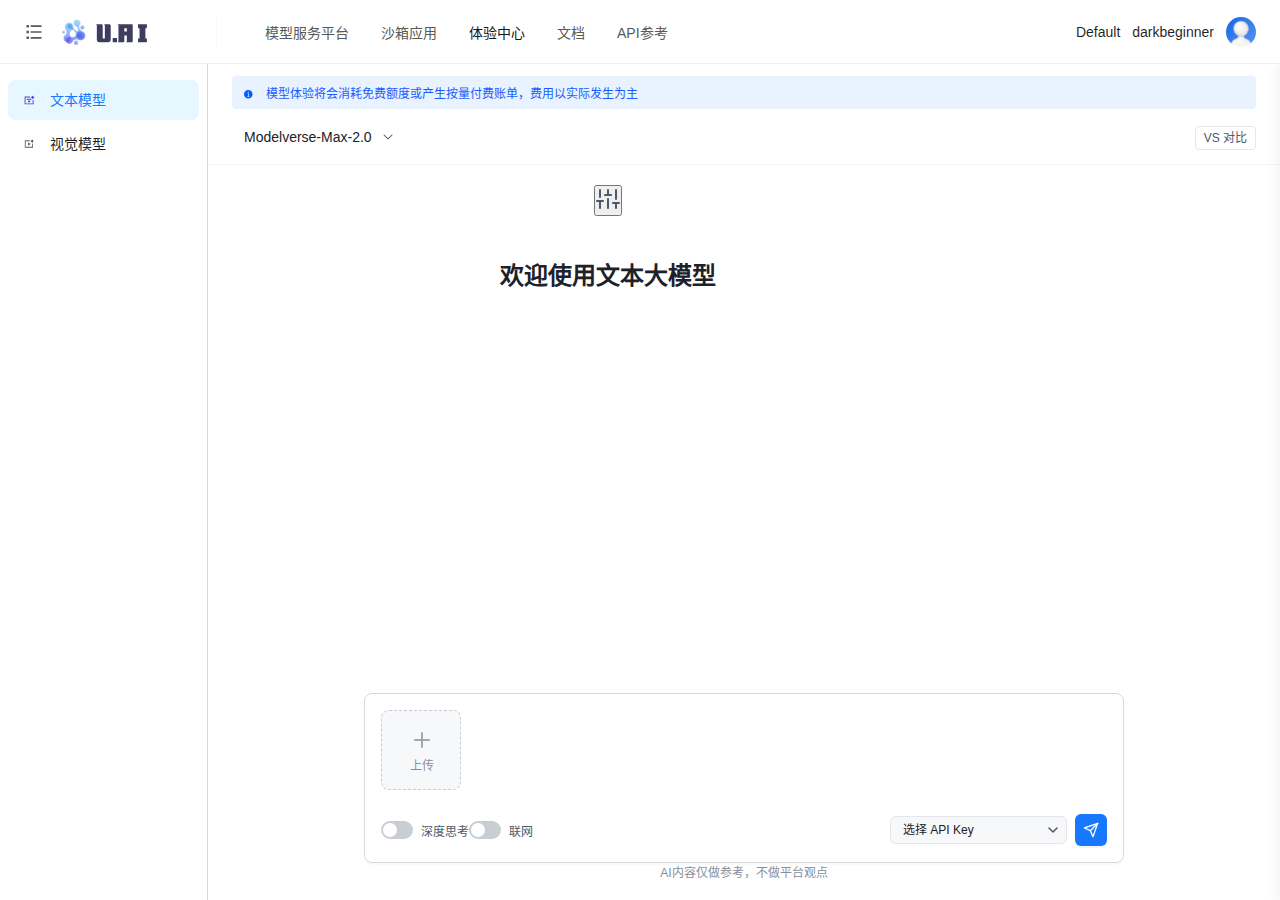
<file: index.html>
<!DOCTYPE html>
<html lang="en">
<head>
    <meta charset="UTF-8">
    <meta http-equiv="refresh" content="0; url=./UX_GUI/index.html">
    <title>Redirecting...</title>
</head>
<body>
    <p>If you are not redirected automatically, follow this <a href="./UX_GUI/index.html">link to the demo</a>.</p>
</body>
</html>
</file>
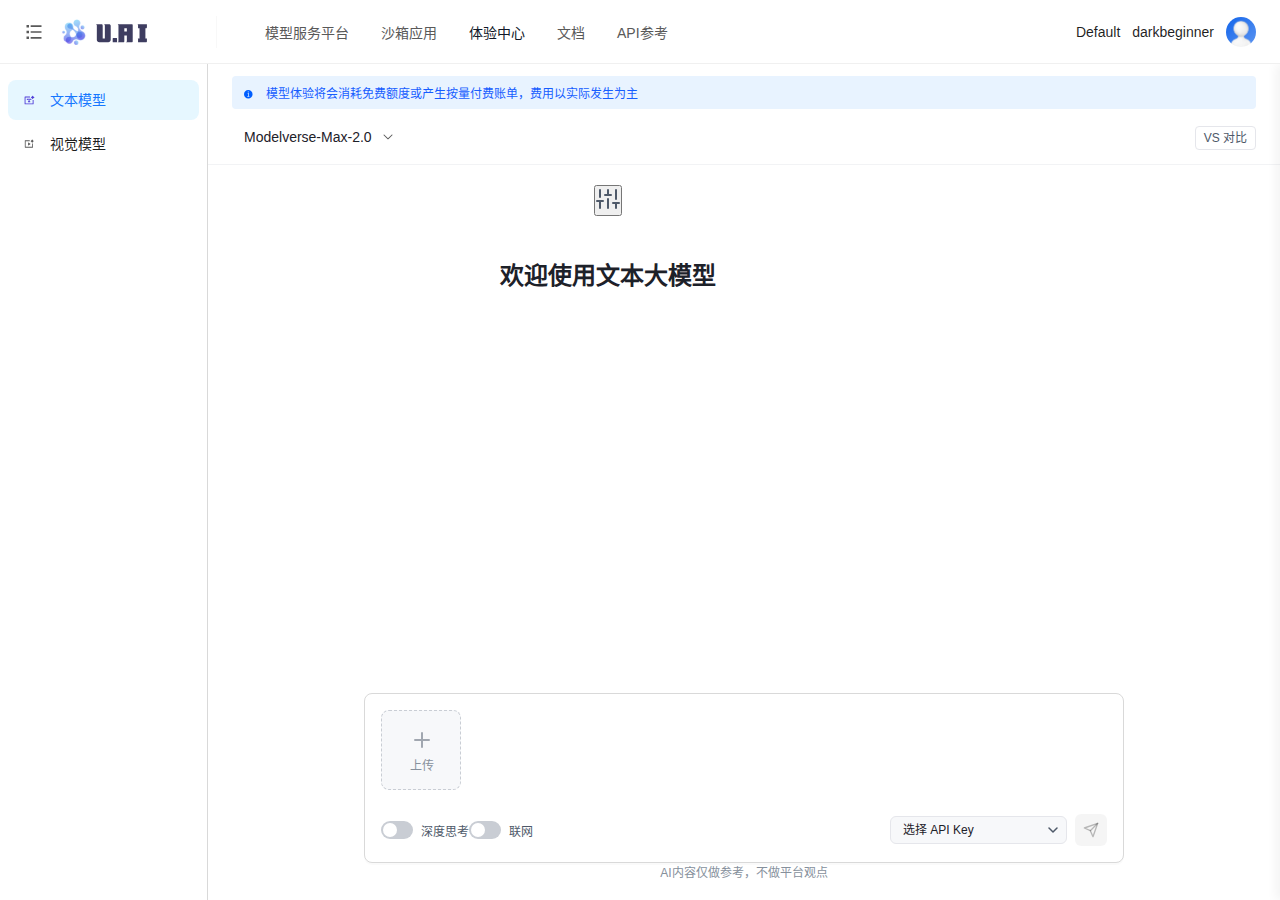
<file: UX_GUI/index.html>
<!DOCTYPE html>
<html lang="zh-CN">
<head>
    <meta charset="UTF-8">
    <meta name="viewport" content="width=device-width, initial-scale=1.0">
    <title>UCloud AI 平台 - 体验中心</title>
    <link rel="stylesheet" href="styles.css">
</head>
<body>
    <!-- Global Navbar -->
    <nav class="global-navbar">
        <div class="nav-left">
            <img src="assets/global-logo.svg" alt="RunC.AI" class="nav-logo">
            <div class="nav-links">
                <a href="#" class="nav-link">模型服务平台</a>
                <a href="#" class="nav-link">沙箱应用</a>
                <a href="#" class="nav-link active">体验中心</a>
                <a href="#" class="nav-link">文档</a>
                <a href="#" class="nav-link">API参考</a>
            </div>
        </div>
        <div class="nav-right">
            <div class="user-profile">
                <span class="user-name">Default</span>
                <span class="user-role">darkbeginner</span>
                <img src="assets/user-avatar.png" alt="Avatar" class="user-avatar">
            </div>
        </div>
    </nav>

    <div class="app-container">
        <!-- Hidden File Input for Uploads -->
        <input type="file" id="hidden-file-input" style="display: none;">

        <!-- Sidebar -->
        <aside class="sidebar">
            <div class="sidebar-menu">
                <div class="menu-item active" data-engine="text">
                    <img src="assets/sidebar-item-1.svg" class="menu-icon">
                    <span>文本模型</span>
                </div>
                <div class="menu-item" data-engine="visual">
                    <img src="assets/sidebar-item-3.svg" class="menu-icon">
                    <span>视觉模型</span>
                </div>
                <!-- 全模态模型 & 模型训练 removed as per request -->

            </div>
        </aside>

        <!-- Main Content Wrapper -->
        <div class="content-wrapper" style="display:flex; flex:1; position:relative; overflow:hidden;">
            
            <main class="main-content">
                <!-- Alerts -->
                <div class="alerts-container">
                    <div class="alert alert-info">
                        <img src="assets/info-icon.svg" class="alert-icon">
                        <span>模型体验将会消耗免费额度或产生按量付费账单，费用以实际发生为主</span>
                    </div>
                </div>

                <!-- Sub Category Radio Group (Centered) -->
                <div class="sub-category-nav" id="sub-category-nav" style="display:none;">
                    <div class="radio-group">
                        <label class="radio-item active">
                            <input type="radio" name="sub-cat" value="understanding" checked>
                            <span>视觉理解</span>
                        </label>
                        <label class="radio-item">
                            <input type="radio" name="sub-cat" value="image-gen">
                            <span>图片生成</span>
                        </label>
                        <label class="radio-item">
                            <input type="radio" name="sub-cat" value="video-gen">
                            <span>视频生成</span>
                        </label>
                    </div>
                </div>

                <!-- Page Header -->
                <header class="page-header">
                    <!-- Model Selector (Dropdown with 3 Levels) -->
                    <div class="model-selector-container">
                        <div class="model-dropdown" id="model-trigger">
                            <span class="current-model-name">Modelverse-Max-2.0</span>
                            <img src="assets/dropdown-arrow.svg" class="dropdown-arrow">
                        </div>
                        <!-- 3-Level Dropdown Menu (Hidden by default) -->
                        <div class="model-menu-popover" id="model-menu">
                            <div class="menu-level level-brand">
                                <div class="menu-option active" data-val="modelverse">Modelverse</div>
                                <div class="menu-option" data-val="qwen">通义千问</div>
                                <div class="menu-option" data-val="llama">Llama</div>
                            </div>
                            <div class="menu-level level-version">
                                <div class="menu-option active" data-val="max">Max</div>
                                <div class="menu-option" data-val="pro">Pro</div>
                                <div class="menu-option" data-val="flash">Flash</div>
                            </div>
                            <div class="menu-level level-endpoint">
                                <div class="menu-option active" data-val="latest">
                                    <span>Latest</span>
                                    <span class="timestamp">2023-10-24</span>
                                </div>
                                <div class="menu-option" data-val="v1">
                                    <span>V1.0</span>
                                    <span class="timestamp">2023-09-01</span>
                                </div>
                            </div>
                        </div>
                    </div>

                    <div class="header-actions">
                     <button id="compare-toggle" class="icon-btn" title="模型对比">
                        <span class="vs-btn">VS 对比</span>
                     </button>
                </div>
                </header>

                <!-- Workspace -->
                <div class="workspace" id="workspace" style="flex-direction: column; padding-top: 0;">
                    <!-- Split Area -->
                    <div class="workspace-split-area" style="display: flex; flex: 1; width: 100%; overflow: hidden;">
                        
                        <!-- Left Pane -->
                        <div class="workspace-center pane" id="workspace-left" style="flex: 1; padding: 20px; overflow-y: auto;">
                             <button class="pane-config-btn" title="参数配置" data-side="left">
               <img src="assets/config-icon.svg" alt="Config">
            </button>


                             <div class="welcome-section" id="welcome-section-left">
                                 <h2 class="welcome-title">欢迎使用文本大模型</h2>
                             </div>
                             
                             <div id="chat-container-left" class="chat-container" style="display:none; width: 100%;"></div>
                             <div id="visual-tools-container"></div>
                        </div>

                        <!-- Right Pane (Hidden by default) -->
                        <div class="workspace-center pane" id="workspace-right" style="display: none; flex: 1; padding: 20px; overflow-y: auto; border-left: 1px solid #E5E6EB;">
                             <button class="pane-config-btn" title="参数配置" data-side="right">
               <img src="assets/config-icon.svg" alt="Config">
            </button>


                             <div class="welcome-section" id="welcome-section-right">
                                 <h2 class="welcome-title">欢迎使用文本大模型</h2>
                             </div>
                             
                             <div id="chat-container-right" class="chat-container" style="display:none; width: 100%;"></div>
                        </div>

                    </div>

                    <!-- Shared Input Area (Fixed Bottom) -->
                    <div class="shared-input-container" style="width: 100%; max-width: 800px; margin: 0 auto; padding: 20px;">
                         <!-- Input Box Container -->
                         <div class="input-box-container">
                            <!-- Preset Tags (NEW) - MOVED ABOVE -->
                            <div id="image-gen-tags" class="preset-tags" style="display: none; padding-bottom: 8px;">
                                <span class="preset-tag">Portrait</span>
                                <span class="preset-tag">Landscape</span>
                                <span class="preset-tag">Cyberpunk</span>
                                <span class="preset-tag">Anime</span>
                            </div>

                             <div class="input-upper-area">


                                 <!-- Visual Upload Zone (For Understanding Mode) - MOVED HERE -->
                                 <div id="visual-upload-zone" class="upload-zone" style="display:none;">
                                     <!-- Default State (Square) -->
                                     <div class="upload-content default-state">
                                         <img src="assets/upload-placeholder-icon.svg" style="width:24px; opacity:0.5;">
                                         <span class="upload-hint">上传</span>
                                     </div>
                                     <!-- Hover/Active State (Expanded) -->
                                    <div class="upload-hover-menu">
                                        <button class="upload-option-btn" data-type="image">
                                            <img src="assets/icon-image.svg" class="option-icon">
                                            <span>上传图片</span>
                                        </button>
                                        <button class="upload-option-btn" data-type="video">
                                            <img src="assets/icon-video.svg" class="option-icon">
                                            <span>上传视频</span>
                                        </button>
                                    </div>
                                 </div>

                                 <!-- Video Generation Upload Group (Start/End Frames) -->
                                 <div id="video-upload-group" class="video-upload-group" style="display:none;">
                                     <!-- Start Frame -->
                                     <div class="upload-zone single-mode video-frame-zone" data-frame-type="start">
                                         <div class="upload-content default-state">
                                             <img src="assets/upload-icon.svg" style="width:24px; opacity:0.5;">
                                             <span class="upload-hint">首帧</span>
                                         </div>
                                     </div>
                                     <!-- End Frame -->
                                     <div class="upload-zone single-mode video-frame-zone" data-frame-type="end">
                                         <div class="upload-content default-state">
                                             <img src="assets/upload-icon.svg" style="width:24px; opacity:0.5;">
                                             <span class="upload-hint">尾帧</span>
                                         </div>
                                     </div>
                                 </div>
    
                                <div class="input-text-wrapper">
                                    <div class="input-content" contenteditable="true">
                                        <span class="placeholder-text" contenteditable="false">在这里输入内容，探索无限可能。</span>
                                    </div>
                                </div>
                             </div>
                            
                            <!-- Input Footer -->
                            <div class="input-footer">
                                <div class="input-tools-left">
                                    
                                    <!-- Advanced Switches (Text Model Only) -->
                                    <div class="tools-group" id="tools-text">
                                        <label class="switch-control">
                                            <input type="checkbox" class="switch-input" id="deep-think-switch">
                                            <span class="switch-slider"></span>
                                            <span class="switch-label-text">深度思考</span>
                                        </label>
                                        <label class="switch-control">
                                            <input type="checkbox" class="switch-input" id="web-search-switch">
                                            <span class="switch-slider"></span>
                                            <span class="switch-label-text">联网</span>
                                        </label>
                                    </div>

                                    <!-- Visual Understanding Tools (New) -->
                                    <div class="tools-group" id="tools-visual-understanding" style="display:none;">
                                        <label class="switch-control">
                                            <input type="checkbox" class="switch-input">
                                            <span class="switch-slider"></span>
                                            <span class="switch-label-text">深度思考</span>
                                        </label>
                                        <label class="switch-control">
                                            <input type="checkbox" class="switch-input">
                                            <span class="switch-slider"></span>
                                            <span class="switch-label-text">联网</span>
                                        </label>
                                    </div>

                                    <!-- Image Generation Tools -->
                                    <div class="tools-group" id="tools-image" style="display:none; gap: 8px;">
                                        <div class="mini-select-wrapper">
                                            <select class="mini-select" data-type="ratio">
                                                <option value="1:1" selected>1:1</option>
                                                <option value="16:9">16:9</option>
                                                <option value="9:16">9:16</option>
                                                <option value="4:3">4:3</option>
                                            </select>
                                        </div>
                                        <div class="mini-select-wrapper">
                                            <select class="mini-select" data-type="count">
                                                <option value="1" selected>1张</option>
                                                <option value="2">2张</option>
                                                <option value="4">4张</option>
                                            </select>
                                        </div>

                                    </div>

                                    <!-- Video Generation Tools -->
                                    <div class="tools-group" id="tools-video" style="display:none; gap: 8px;">
                                        <label class="switch-control">
                                            <input type="checkbox" class="switch-input" id="smart-rewrite-switch">
                                            <span class="switch-slider"></span>
                                            <span class="switch-label-text">Prompt智能改写</span>
                                        </label>
                                        <div class="tool-divider"></div>
                                        <div class="mini-select-wrapper">
                                            <select class="mini-select" data-type="duration">
                                                <option value="4s" selected>4s</option>
                                                <option value="8s">8s</option>
                                            </select>
                                        </div>
                                        <div class="mini-select-wrapper">
                                            <select class="mini-select" data-type="resolution">
                                                <option value="720p" selected>720p</option>
                                                <option value="1080p">1080p</option>
                                            </select>
                                        </div>
                                    </div>
                                </div>
                                
                                <div class="input-actions-right">
                                    <!-- API Key Select -->
                                    <div class="api-key-selector">
                                        <select id="api-key-select">
                                            <option value="" disabled selected>选择 API Key</option>
                                            <option value="key_1">My-Project-Key (sk-...8s9)</option>
                                            <option value="new">+ 申请新 Key</option>
                                        </select>
                                    </div>

                                    <button class="input-tools-right" id="send-btn" aria-label="Send">
                                        <svg width="16" height="16" viewBox="0 0 24 24" fill="none" xmlns="http://www.w3.org/2000/svg">
                                            <path d="M22 2L11 13" stroke="currentColor" stroke-width="2" stroke-linecap="round" stroke-linejoin="round"/>
                                            <path d="M22 2L15 22L11 13L2 9L22 2Z" stroke="currentColor" stroke-width="2" stroke-linecap="round" stroke-linejoin="round"/>
                                        </svg>
                                    </button>
                                </div>
                            </div>
                        </div>

                        <p class="disclaimer">AI内容仅做参考，不做平台观点</p>
                    </div>
                </div>
            </main>

            <!-- Right Drawer (Config) -->
            <aside id="config-drawer" class="right-drawer">
                <div class="drawer-header">
                    <h3>模型配置</h3>
                    <span class="close-drawer">×</span>
                </div>
                <div class="drawer-content">
                   <div class="drawer-placeholder">
                       <img src="assets/setting-icon.svg" class="drawer-placeholder-icon">
                       <p>对齐 Modelverse 功能与交互逻辑</p>
                       <p class="drawer-placeholder-sub">仅组件样式替换</p>
                   </div>
                </div>
            </aside>

        </div>
    </div>
    
    <script src="app.js"></script>
</body>
</html>
</file>
<file: UX_GUI/styles.css>
/* Reset & Base */
:root {
    /* Ant Design 5.x / 6.0 Tokens */
    --ant-primary-color: #1677ff;
    --ant-primary-hover: #4096ff;
    --ant-primary-active: #0958d9;
    --ant-primary-bg: #e6f7ff;
    
    --ant-color-text: rgba(0, 0, 0, 0.88);
    --ant-color-text-secondary: rgba(0, 0, 0, 0.45);
    --ant-color-text-tertiary: rgba(0, 0, 0, 0.25);
    
    --ant-color-border: #d9d9d9;
    --ant-color-bg-container: #ffffff;
    --ant-color-bg-layout: #f5f5f5;
    --ant-color-bg-spotlight: rgba(0, 0, 0, 0.85);
    
    --ant-border-radius-sm: 4px;
    --ant-border-radius: 6px;
    --ant-border-radius-lg: 8px;
    
    --ant-box-shadow: 0 1px 2px 0 rgba(0, 0, 0, 0.03), 0 1px 6px -1px rgba(0, 0, 0, 0.02), 0 2px 4px 0 rgba(0, 0, 0, 0.02);
    --ant-box-shadow-secondary: 0 6px 16px 0 rgba(0, 0, 0, 0.08), 0 3px 6px -4px rgba(0, 0, 0, 0.12), 0 9px 28px 8px rgba(0, 0, 0, 0.05);
    
    --ant-font-family: -apple-system, BlinkMacSystemFont, 'Segoe UI', Roboto, 'Helvetica Neue', Arial, 'Noto Sans', sans-serif, 'Apple Color Emoji', 'Segoe UI Emoji', 'Segoe UI Symbol', 'Noto Color Emoji';
}

* {
    box-sizing: border-box;
    margin: 0;
    padding: 0;
}

body {
    font-family: var(--ant-font-family);
    background-color: var(--ant-color-bg-container);
    color: var(--ant-color-text);
    height: 100vh;
    display: flex;
    flex-direction: column;
    overflow: hidden;
}

/* Global Navbar */
.global-navbar {
    height: 64px;
    background-color: #ffffff;
    border-bottom: 1px solid rgba(0, 0, 0, 0.06);
    display: flex;
    align-items: center;
    justify-content: space-between;
    padding: 0 24px;
    flex-shrink: 0;
    z-index: 10;
}

.nav-left {
    display: flex;
    align-items: center;
    gap: 48px;
}

.nav-logo {
    height: 32px;
}

.nav-links {
    display: flex;
    gap: 32px;
}

.nav-link {
    text-decoration: none;
    color: #595959;
    font-size: 14px;
    font-weight: 400;
}

.nav-link.active {
    color: #101828;
    font-weight: 500;
}

.nav-right {
    display: flex;
    align-items: center;
}

.user-profile {
    display: flex;
    align-items: center;
    gap: 12px;
    font-size: 14px;
}

.user-avatar {
    width: 30px;
    height: 30px;
    border-radius: 50%;
}

/* App Layout */
.app-container {
    display: flex;
    flex: 1;
    overflow: hidden;
}

/* Sidebar */
.sidebar {
    width: 208px;
    background-color: var(--ant-color-bg-container); /* Ant Design Sidebar is usually light */
    border-right: 1px solid var(--ant-color-border);
    padding: 16px 8px;
    display: flex;
    flex-direction: column;
    flex-shrink: 0;
}

.sidebar-menu {
    display: flex;
    flex-direction: column;
    gap: 4px;
    padding: 0;
}

.menu-item {
    display: flex;
    align-items: center;
    gap: 10px;
    padding: 0 16px;
    height: 40px;
    line-height: 40px;
    border-radius: var(--ant-border-radius-lg);
    cursor: pointer;
    color: var(--ant-color-text);
    font-size: 14px;
    transition: all 0.2s;
}

.menu-item:hover {
    background-color: rgba(0, 0, 0, 0.04); /* Ant Design item hover */
    color: var(--ant-color-text);
}

.menu-item.active {
    background-color: var(--ant-primary-bg);
    color: var(--ant-primary-color);
    font-weight: 500;
}

.menu-icon {
    width: 16px;
    height: 16px;
}

.menu-section-title {
    margin-top: 16px;
    margin-bottom: 8px;
    padding-left: 12px;
    font-size: 12px;
    color: #86909C;
}

/* Main Content */
.main-content {
    flex: 1;
    display: flex;
    flex-direction: column;
    background-color: #fff;
    position: relative;
    overflow: hidden;
}

.alerts-container {
    padding: 12px 24px 0 24px;
}

.alert {
    display: flex;
    align-items: center;
    gap: 8px;
    padding: 8px 12px;
    border-radius: 4px;
    font-size: 12px;
}

.alert-info {
    background-color: #E8F3FF;
    color: #165DFF;
}

.alert-icon {
    width: 14px;
    height: 14px;
}

.page-header {
    height: 56px;
    display: flex;
    align-items: center;
    justify-content: space-between;
    padding: 0 24px;
    border-bottom: 1px solid #F2F3F5;
}

.model-secondary-tabs {
    display: flex;
    gap: 24px;
    font-size: 14px;
    color: #4E5969;
}

.tab-item {
    cursor: pointer;
    padding: 8px 0;
    position: relative;
}

.tab-item.active {
    color: #165DFF;
    font-weight: 500;
}

.tab-item.active::after {
    content: '';
    position: absolute;
    bottom: -1px; /* Align with border-bottom */
    left: 0;
    width: 100%;
    height: 2px;
    background-color: #165DFF;
}

.header-actions {
    display: flex;
    align-items: center;
    gap: 16px;
}

.icon-btn {
    background: none;
    border: none;
    cursor: pointer;
    color: #4E5969;
    padding: 0;
}

/* Ant Design Dark Theme - Icon Button Style */
.header-action-btn {
    cursor: pointer;
    background: transparent;
    border: 1px solid transparent;
    padding: 6px;
    border-radius: 6px; /* Ant Design Radius */
    display: flex;
    align-items: center;
    justify-content: center;
    transition: all 0.2s cubic-bezier(0.645, 0.045, 0.355, 1); /* Ant Design Ease */
}

.header-action-btn:hover {
    background: rgba(255, 255, 255, 0.08); /* White/8% for dark mode hover */
}

.header-action-btn:active {
    background: rgba(255, 255, 255, 0.12);
}

.header-action-btn img {
    width: 16px;
    height: 16px;
    opacity: 0.85; /* Ant Design Text Primary */
}

#send-btn {
    background: #1677ff; /* Ant Design Primary Blue */
    border: none;
    width: 32px;
    height: 32px;
    border-radius: 6px;
    padding: 0;
    cursor: pointer;
    display: flex;
    align-items: center;
    justify-content: center;
    transition: all 0.2s;
    box-shadow: 0 2px 0 rgba(0,0,0,0.045);
    color: #fff;
}

#send-btn:hover {
    background: #4096ff; /* Primary Hover */
}

#send-btn:active {
    background: #0958d9; /* Primary Active */
}

#send-btn.disabled {
    background: rgba(0, 0, 0, 0.04);
    opacity: 1; /* Reset opacity as we handle bg */
    cursor: not-allowed;
    color: rgba(0, 0, 0, 0.25);
    box-shadow: none;
}

/* Workspace */
.workspace {
    flex: 1;
    display: flex;
    justify-content: center;
    padding-top: 60px; /* Space for welcome */
    overflow-y: auto;
}

.workspace-center {
    width: 100%;
    max-width: 800px;
    display: flex;
    flex-direction: column;
    align-items: center;
    gap: 40px;
}

.welcome-section {
    text-align: center;
}

.welcome-title {
    font-size: 24px;
    font-weight: 600;
    margin-bottom: 16px;
    color: #1D2129;
}

.start-experience {
    display: flex;
    align-items: center;
    justify-content: center;
    gap: 8px;
    font-size: 14px;
    color: #86909C;
}

.model-badge {
    display: flex;
    align-items: center;
    gap: 4px;
    padding: 2px 8px;
    background-color: #F2F3F5;
    border-radius: 4px;
    color: #4E5969;
    font-size: 12px;
}

.badge-icon {
    width: 12px;
    height: 12px;
}

/* Input Box */
.input-box-container {
    width: 100%;
    background: #FFFFFF;
    border: 1px solid #E5E6EB;
    box-shadow: 0px 4px 10px rgba(0, 0, 0, 0.05);
    border-radius: 12px;
    padding: 16px;
    display: flex;
    flex-direction: column;
    gap: 12px;
    transition: border-color 0.2s;
}

.input-box-container:focus-within {
    border-color: #165DFF;
}

.input-content {
    min-height: 80px;
    font-size: 14px;
    line-height: 1.5;
    color: #1D2129;
    outline: none;
    position: relative;
}

.placeholder-text {
    color: #86909C;
    pointer-events: none;
}

.input-content:not(:empty) .placeholder-text {
    display: none;
}

.input-footer {
    display: flex;
    justify-content: space-between;
    align-items: center;
}

.input-tools-left {
    display: flex;
    align-items: center;
    gap: 12px;
}

.tool-btn {
    display: flex;
    align-items: center;
    gap: 4px;
    padding: 4px 8px;
    border-radius: 4px;
    cursor: pointer;
    transition: background 0.2s;
    color: #4E5969;
    font-size: 12px;
    background-color: transparent;
    border: none;
    font-family: inherit;
}

.tool-btn:hover {
    background-color: #F2F3F5;
}

.tool-btn.active {
    color: #165DFF;
    background-color: #E8F3FF;
}

.tool-btn.active svg path {
    fill: #165DFF; /* If svg uses fill */
    stroke: #165DFF; /* If svg uses stroke */
}

.tool-divider {
    width: 1px;
    height: 14px;
    background-color: #E5E6EB;
}

.disclaimer {
    font-size: 12px;
    color: #86909C;
    text-align: center;
}

/* Right Drawer */
.right-drawer {
    position: absolute;
    top: 0;
    right: -300px; /* Hidden */
    width: 300px;
    height: 100%;
    background-color: #fff;
    border-left: 1px solid #E5E6EB;
    box-shadow: -4px 0 10px rgba(0,0,0,0.05);
    transition: right 0.3s ease;
    z-index: 100;
    display: flex;
    flex-direction: column;
}

.right-drawer.open {
    right: 0;
}

.drawer-header {
    height: 56px;
    padding: 0 16px;
    border-bottom: 1px solid #F2F3F5;
    display: flex;
    align-items: center;
    justify-content: space-between;
}

.drawer-header h3 {
    font-size: 16px;
    font-weight: 500;
}

.close-drawer {
    cursor: pointer;
    font-size: 20px;
    color: #86909C;
}

.drawer-content {
    padding: 16px;
    display: flex;
    flex-direction: column;
    gap: 20px;
    overflow-y: auto;
}

.config-item {
    display: flex;
    flex-direction: column;
    gap: 8px;
}

.config-item label {
    font-size: 12px;
    font-weight: 500;
    color: #4E5969;
}

.config-item textarea {
    width: 100%;
    height: 80px;
    padding: 8px;
    border: 1px solid #E5E6EB;
    border-radius: 4px;
    font-size: 12px;
    resize: none;
}

.config-item input[type="range"] {
    width: 100%;
}

.config-item input[type="number"] {
    padding: 4px 8px;
    border: 1px solid #E5E6EB;
    border-radius: 4px;
}

/* Dropdown Simulation */
.model-dropdown {
    display: flex;
    align-items: center;
    gap: 8px;
    font-size: 14px;
    font-weight: 500;
    color: #1D2129;
    cursor: pointer;
    padding: 4px 8px;
    border-radius: 4px;
}

.model-dropdown:hover {
    background-color: #F2F3F5;
}
/* Sub Category Nav (Radio Group) */
.sub-category-nav {
    display: flex;
    justify-content: center;
    padding: 12px 0;
    background-color: #fff;
}

.radio-group {
    display: flex;
    background-color: #F2F3F5;
    padding: 2px;
    border-radius: 8px;
}

.radio-item {
    position: relative;
    cursor: pointer;
    user-select: none;
}

.radio-item input {
    display: none;
}

.radio-item span {
    display: block;
    padding: 6px 16px;
    font-size: 14px;
    color: #4E5969;
    border-radius: 6px;
    transition: all 0.2s;
}

.radio-item input:checked + span {
    background-color: #fff;
    color: #165DFF;
    font-weight: 500;
    box-shadow: 0 2px 4px rgba(0,0,0,0.05);
}

/* Switch Component */
.advanced-switches {
    display: flex;
    gap: 16px;
    margin-left: 12px;
}

.switch-control {
    display: flex;
    align-items: center;
    gap: 8px;
    cursor: pointer;
}

.switch-input {
    display: none;
}

.switch-slider {
    position: relative;
    width: 32px;
    height: 18px;
    background-color: #C9CDD4;
    border-radius: 18px;
    transition: .3s;
}

.switch-slider:before {
    content: "";
    position: absolute;
    height: 14px;
    width: 14px;
    left: 2px;
    bottom: 2px;
    background-color: white;
    border-radius: 50%;
    transition: .3s;
}

.switch-input:checked + .switch-slider {
    background-color: #165DFF;
}

.switch-input:checked + .switch-slider:before {
    transform: translateX(14px);
}

.switch-label-text {
    font-size: 12px;
    color: #4E5969;
}

/* API Key Select & Input Actions */
.input-actions-right {
    display: flex;
    align-items: center;
    gap: 8px;
}

.api-key-selector {
    display: flex;
    align-items: center;
}

.api-key-selector select {
    appearance: none;
    background-color: #F7F8FA;
    border: 1px solid #E5E6EB;
    border-radius: 6px;
    padding: 6px 24px 6px 12px;
    font-size: 12px;
    color: #1D2129;
    outline: none;
    cursor: pointer;
    background-image: url("data:image/svg+xml,%3Csvg width='10' height='6' viewBox='0 0 10 6' fill='none' xmlns='http://www.w3.org/2000/svg'%3E%3Cpath d='M1 1L5 5L9 1' stroke='%234E5969' stroke-width='1.5' stroke-linecap='round' stroke-linejoin='round'/%3E%3C/svg%3E");
    background-repeat: no-repeat;
    background-position: right 8px center;
    min-width: 120px;
    margin: 0; /* Reset margin */
}

.api-key-selector select:hover {
    border-color: #165DFF;
}

.api-key-selector select:focus {
    border-color: #165DFF;
    background-color: #fff;
}

/* VS Button */
.vs-btn {
    font-size: 12px;
    border: 1px solid #E5E6EB;
    padding: 4px 8px;
    border-radius: 4px;
    color: #4E5969;
    transition: all 0.2s;
    background-color: #fff;
}

.icon-btn.active .vs-btn {
    background-color: #E8F3FF;
    color: #165DFF;
    border-color: #165DFF;
}

/* Split View Layout */
.workspace.split-mode {
    flex-direction: row;
    align-items: stretch;
    padding-top: 20px;
    gap: 1px;
    background-color: #E5E6EB; /* Divider color */
}

.workspace.split-mode .workspace-center {
    flex: 1;
    background-color: #fff;
    padding: 20px;
    max-width: none;
    height: 100%;
    border-radius: 0;
}

/* Model Selector Popover */
.model-selector-container {
    position: relative;
}

.model-dropdown {
    display: flex;
    align-items: center;
    gap: 8px;
    font-size: 14px;
    font-weight: 500;
    color: #1D2129;
    cursor: pointer;
    padding: 6px 12px;
    border-radius: 4px;
    transition: background 0.2s;
}

.model-dropdown:hover {
    background-color: #F2F3F5;
}

.model-menu-popover {
    display: none;
    position: absolute;
    top: 100%;
    left: 0;
    margin-top: 8px;
    background: #fff;
    box-shadow: 0 4px 12px rgba(0,0,0,0.1);
    border-radius: 8px;
    border: 1px solid #E5E6EB;
    z-index: 100;
    flex-direction: row;
    min-width: 400px;
}

.model-menu-popover.open {
    display: flex;
}

.menu-level {
    flex: 1;
    border-right: 1px solid #F2F3F5;
    padding: 8px 0;
    max-height: 300px;
    overflow-y: auto;
}

.menu-level:last-child {
    border-right: none;
}

.menu-option {
    padding: 8px 16px;
    font-size: 13px;
    color: #4E5969;
    cursor: pointer;
    display: flex;
    flex-direction: column;
    gap: 2px;
}

.menu-option:hover {
    background-color: #F7F8FA;
}

.menu-option.active {
    background-color: #E8F3FF;
    color: #165DFF;
}

.timestamp {
    font-size: 11px;
    color: #86909C;
}

/* Sidebar Item Disabled Fix */
.menu-item[style*="cursor: not-allowed"] {
    opacity: 0.5;
    pointer-events: none;
}

/* Visual Tools Panel */
.visual-tools-panel {
    width: 100%;
    display: flex;
    flex-direction: column;
    gap: 16px;
    margin-bottom: 20px;
    animation: fadeIn 0.3s ease;
}

.tool-row {
    display: flex;
    align-items: center;
    gap: 12px;
}

.tool-label {
    font-size: 14px;
    color: #4E5969;
    font-weight: 500;
    min-width: 60px;
}

.tool-options {
    display: flex;
    gap: 8px;
    flex-wrap: wrap;
}

.tool-chip {
    padding: 6px 12px;
    background: #F2F3F5;
    border-radius: 4px;
    font-size: 13px;
    color: #4E5969;
    cursor: pointer;
    transition: all 0.2s;
    border: 1px solid transparent;
}

.tool-chip:hover {
    background: #E5E6EB;
}

.tool-chip.active {
    background: #E8F3FF;
    color: #165DFF;
    border-color: #165DFF;
}

.tool-input-wrapper {
    display: flex;
    align-items: center;
    gap: 8px;
    background: #F2F3F5;
    padding: 4px 8px;
    border-radius: 4px;
}

.tool-input {
    background: transparent;
    border: none;
    width: 40px;
    text-align: center;
    font-size: 13px;
    outline: none;
    color: #1D2129;
}

@keyframes fadeIn {
    from { opacity: 0; transform: translateY(10px); }
    to { opacity: 1; transform: translateY(0); }
}

/* Upload Zone */
.upload-zone {
    margin: 0 16px 0 0; /* Right margin for spacing */
    border: 1px dashed #C9CDD4;
    border-radius: 8px;
    background: #F7F8FA;
    cursor: pointer;
    transition: all 0.3s cubic-bezier(0.4, 0, 0.2, 1);
    position: relative;
    overflow: hidden;
    height: 80px;
    width: 80px; /* Default square */
    min-width: 80px;
}

.upload-zone:hover {
    border-color: #165DFF;
    background: #E8F3FF;
    width: 240px; /* Expand width on hover */
}

/* Hide default content on hover */
.upload-zone:hover .default-state {
    opacity: 0;
    transform: translateX(-20px);
}

/* Show hover menu on hover */
.upload-zone:hover .upload-hover-menu {
    opacity: 1;
    transform: translateX(0);
}

/* Single Mode Override */
.upload-zone.single-mode:hover {
    width: 80px; /* Keep original width */
    background: #E8F3FF; /* Optional: Keep the blue bg hover effect but no expansion */
}

.upload-zone.single-mode:hover .default-state {
    opacity: 1; /* Keep visible */
    transform: none;
}

.upload-zone.single-mode:hover .upload-hover-menu {
    display: none; /* Force hide */
}

/* Hover text change for Single Mode */
.upload-zone.single-mode:hover .upload-hint {
    display: none;
}

.upload-zone.single-mode:hover .default-state::after {
    content: "最多可上传\A 9张图片";
    white-space: pre;
    font-size: 10px;
    color: #165DFF;
    text-align: center;
    line-height: 1.4;
    margin-top: 2px;
}

.upload-zone.single-mode.image-gen-mode:hover .default-state::after {
    content: "上传参考图";
}

.upload-content {
    height: 100%;
    width: 80px; /* Fixed width for content to stay centered initially */
    display: flex;
    flex-direction: column;
    justify-content: center;
    align-items: center;
    gap: 4px;
    color: #86909C;
    font-size: 12px;
    transition: all 0.2s;
    position: absolute;
    left: 0;
    top: 0;
}

.upload-hint {
    font-size: 12px;
    color: #86909C;
}

.upload-hover-menu {
    opacity: 0; /* Hidden by opacity for transition */
    height: 100%;
    width: 100%;
    display: flex;
    align-items: center;
    justify-content: center;
    gap: 12px;
    background: #E8F3FF;
    position: absolute;
    left: 0;
    top: 0;
    transform: translateX(20px); /* Slide in effect */
    transition: all 0.3s cubic-bezier(0.4, 0, 0.2, 1);
}

.upload-option-btn {
    display: flex;
    flex-direction: column;
    align-items: center;
    gap: 4px;
    padding: 8px 12px;
    border-radius: 6px;
    background: #FFFFFF;
    box-shadow: 0 2px 4px rgba(0,0,0,0.05);
    transition: all 0.2s;
    color: #4E5969;
    font-size: 11px;
    width: 80px;
    border: none;
    font-family: inherit;
    cursor: pointer;
}

.upload-option-btn:hover {
    transform: translateY(-2px);
    box-shadow: 0 4px 8px rgba(0,0,0,0.1);
    color: #165DFF;
}

/* Input Box */
.input-box-container {
    display: flex;
    flex-direction: column; /* Vertical layout */
    min-height: 120px;
    border: 1px solid var(--ant-color-border);
    border-radius: var(--ant-border-radius-lg);
    padding: 16px;
    background: #fff;
    transition: all 0.2s;
    box-shadow: 0 2px 0 rgba(0,0,0,0.02); /* Very subtle default shadow */
}

.input-box-container:focus-within {
    border-color: var(--ant-primary-color);
    box-shadow: 0 0 0 2px rgba(22, 119, 255, 0.2); /* Ant Design Focus Outline */
}

/* Input Upper Area (Upload + Content) */
.input-upper-area {
    display: flex;
    flex-direction: row;
    width: 100%;
}

.input-content {
    flex: 1; /* Take remaining space */
    min-height: 80px;
    outline: none;
    color: var(--ant-color-text);
    font-size: 14px;
    line-height: 1.5715; /* Ant Design line-height */
    padding-top: 0; /* Align with upload box */
}

/* Adjust Input Footer to be full width at bottom */
.input-footer {
    width: 100%;
    margin-top: 12px; /* Spacing from upper area */
}

/* --- Chat Container & Messages (Added Features) --- */
.chat-container {
    flex: 1;
    overflow-y: auto;
    padding: 24px 0;
    display: flex;
    flex-direction: column;
    gap: 24px;
    width: 100%;
    max-width: 800px;
    margin: 0 auto;
    /* Display is controlled by JS */
}

.message {
    display: flex;
    gap: 16px;
    padding: 0 16px;
    width: 100%;
}

.message-avatar {
    width: 32px;
    height: 32px;
    border-radius: 50%;
    overflow: hidden;
    flex-shrink: 0;
    background: #fff;
    border: 1px solid #E5E6EB;
    display: flex;
    align-items: center;
    justify-content: center;
}

.message-content {
    flex: 1;
    font-size: 14px;
    line-height: 1.6;
    color: #1D2129;
    padding-top: 4px;
}

/* User Message Styling */
.user-message {
    flex-direction: row-reverse; /* Avatar on right */
}

.user-message .message-content {
    background: #E8F3FF;
    padding: 12px 16px;
    border-radius: 12px 0 12px 12px;
    color: #1D2129;
    max-width: 80%;
    margin-left: auto; 
    width: fit-content;
}

/* AI Message Styling */
.ai-message .message-content {
    background: #fff;
    padding: 12px 16px;
    border-radius: 0 12px 12px 12px;
    border: 1px solid #E5E6EB;
    max-width: 90%;
    width: fit-content;
}

/* Loading Spinner */
@keyframes spin {
    to { transform: rotate(360deg); }
}


/* --- Upload Preview Card (New) --- */
.input-upload-preview {
    width: 80px;
    height: 80px;
    border-radius: 8px;
    margin-right: 8px; /* 8px gap to the right */
    position: relative;
    border: 1px solid #E5E6EB;
    background: #fff;
    overflow: hidden;
    flex-shrink: 0; /* Don't shrink */
}

.preview-thumbnail-img {
    width: 100%;
    height: 100%;
    object-fit: cover;
}

.input-upload-preview .remove-upload-btn {
    position: absolute;
    top: 4px;
    right: 4px;
    width: 16px;
    height: 16px;
    background: rgba(0,0,0,0.5);
    color: #fff;
    border-radius: 50%;
    font-size: 12px;
    display: flex;
    align-items: center;
    justify-content: center;
    cursor: pointer;
    line-height: 1;
    transition: background 0.2s;
}

.input-upload-preview .remove-upload-btn:hover {
    background: rgba(0,0,0,0.7);
}

/* Upload Zone Disabled State */
.upload-zone.disabled {
    pointer-events: none;
    opacity: 0.5;
    cursor: not-allowed;
    background: #E5E6EB;
    border-color: #C9CDD4;
}

.upload-zone.disabled .default-state {
    opacity: 0.5;
}

/* Video Upload Group */
.video-upload-group {
    display: flex;
    gap: 8px;
    margin-right: 16px;
}

.video-upload-group .upload-zone {
    margin: 0; /* Remove default margin */
}

/* Specific hints for start/end frames */
.video-frame-zone[data-frame-type="start"]:hover .default-state::after {
    content: "上传首帧";
}

.video-frame-zone[data-frame-type="end"]:hover .default-state::after {
    content: "上传尾帧";
}
</file>
